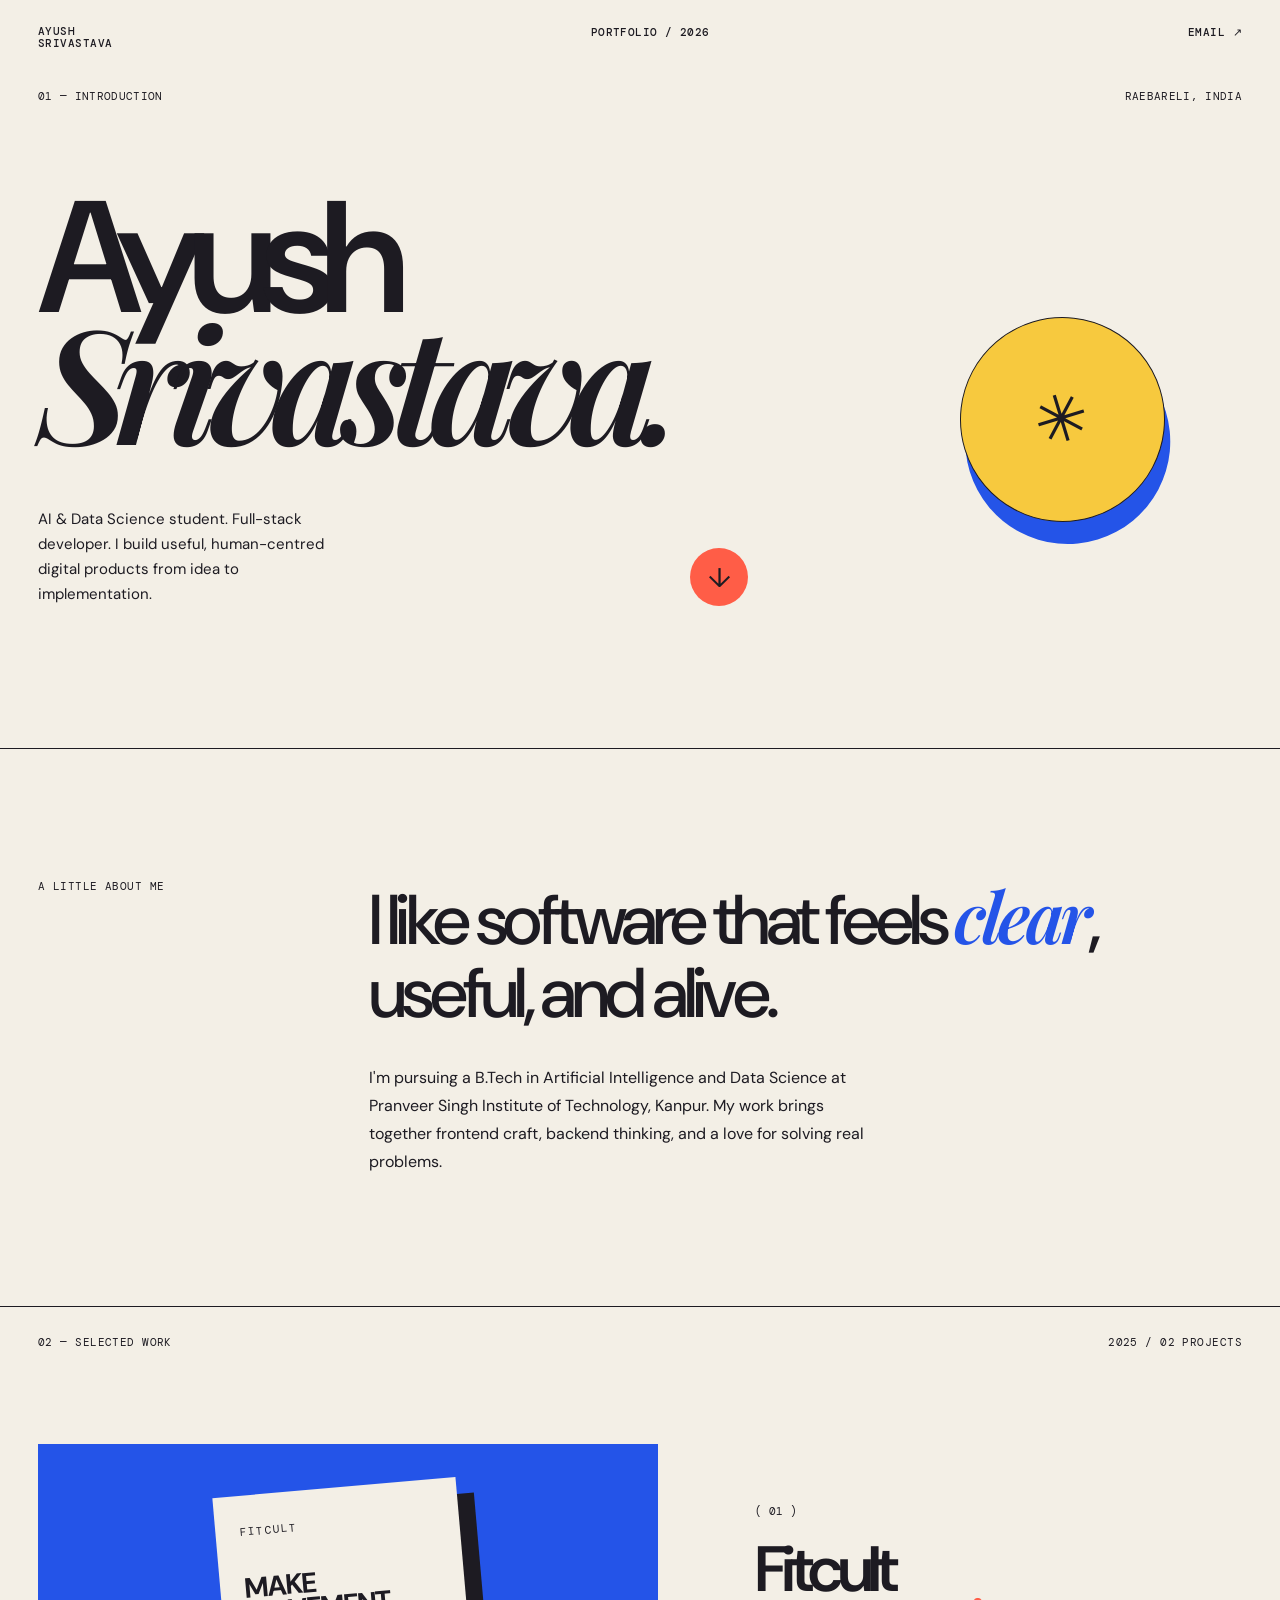
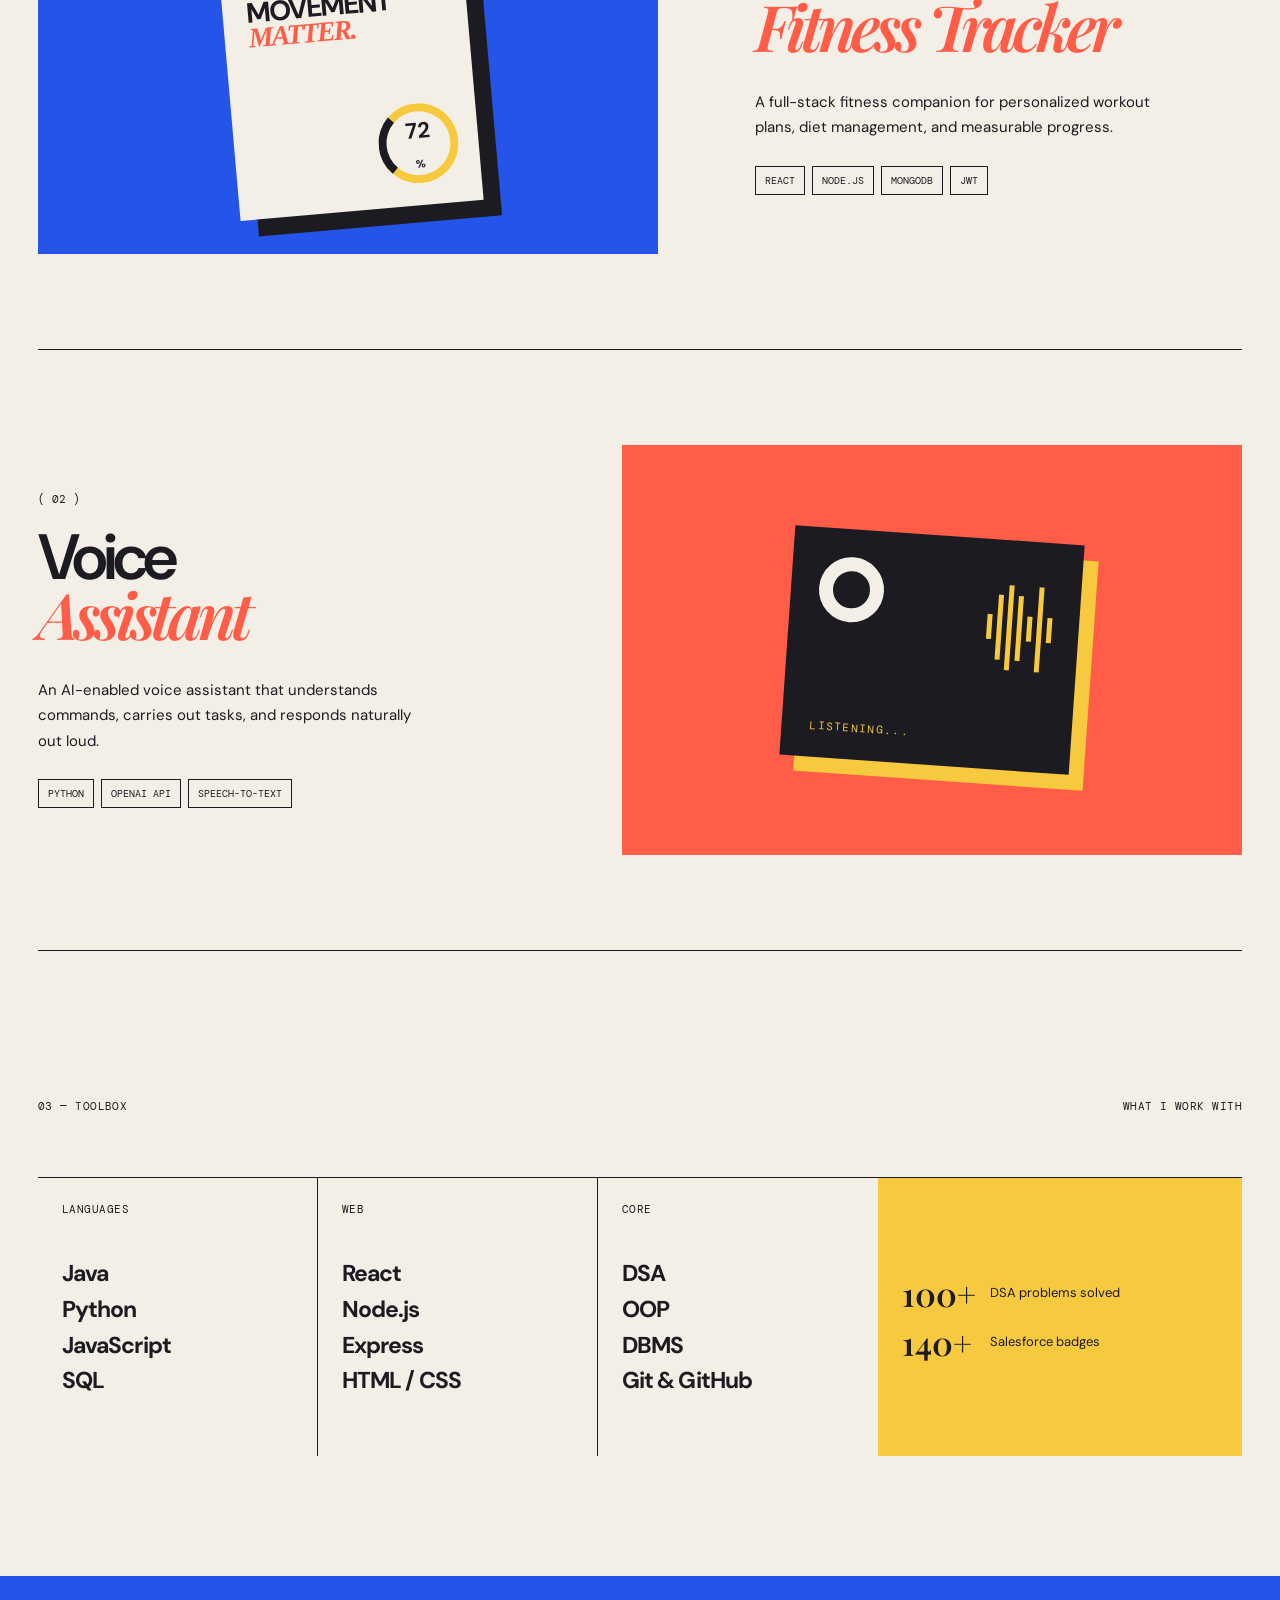
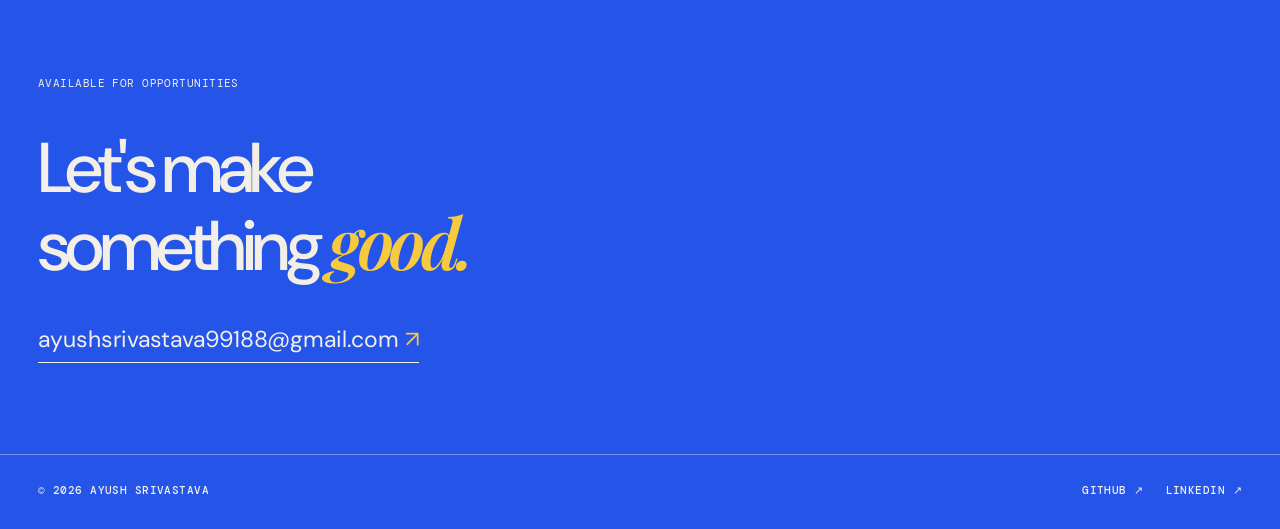
<file: docs/index.html>
<!doctype html>
<html lang="en">
  <head>
    <meta charset="UTF-8" />
    <meta name="viewport" content="width=device-width, initial-scale=1.0" />
    <meta name="description" content="Ayush Srivastava — AI & Data Science student and full-stack developer." />
    <title>Ayush Srivastava — Portfolio</title>
    <link rel="preconnect" href="https://fonts.googleapis.com" />
    <link rel="preconnect" href="https://fonts.gstatic.com" crossorigin />
    <link href="https://fonts.googleapis.com/css2?family=DM+Mono:wght@400;500&family=DM+Sans:opsz,wght@9..40,400;9..40,500;9..40,600;9..40,700&family=Playfair+Display:ital,wght@0,600;0,700;1,600;1,700&display=swap" rel="stylesheet" />
    <link rel="stylesheet" href="style.css" />
  </head>
  <body>
    <header class="topbar"><a href="#home" class="wordmark">AYUSH<br />SRIVASTAVA</a><p>PORTFOLIO / 2026</p><a href="mailto:ayushsrivastava99188@gmail.com" class="contact-mini">EMAIL ↗</a></header>
    <main id="home">
      <section class="intro">
        <div class="intro-meta"><span>01 — INTRODUCTION</span><span>RAEBARELI, INDIA</span></div>
        <h1>Ayush<br /><i>Srivastava.</i></h1>
        <div class="intro-foot"><p>AI &amp; Data Science student. Full-stack developer. I build useful, human-centred digital products from idea to implementation.</p><a href="#work" class="round-arrow" aria-label="View selected work">↓</a></div>
        <div class="circle-text">AYUSH SRIVASTAVA · SOFTWARE &amp; AI · </div>
      </section>

      <section class="statement"><p class="label">A LITTLE ABOUT ME</p><div><h2>I like software that feels <i>clear</i>, useful, and alive.</h2><p>I'm pursuing a B.Tech in Artificial Intelligence and Data Science at Pranveer Singh Institute of Technology, Kanpur. My work brings together frontend craft, backend thinking, and a love for solving real problems.</p></div></section>

      <section class="work" id="work"><div class="section-line"><span>02 — SELECTED WORK</span><span>2025 / 02 PROJECTS</span></div>
        <article class="case fitcult"><div class="case-visual"><div class="fit-card"><small>FITCULT</small><strong>MAKE<br />MOVEMENT<br /><em>MATTER.</em></strong><div class="fit-ring">72<span>%</span></div></div></div><div class="case-copy"><p class="project-index">( 01 )</p><h3>Fitcult<br /><i>Fitness Tracker</i></h3><p>A full-stack fitness companion for personalized workout plans, diet management, and measurable progress.</p><div class="pills"><span>React</span><span>Node.js</span><span>MongoDB</span><span>JWT</span></div></div></article>
        <article class="case assistant-project"><div class="case-copy"><p class="project-index">( 02 )</p><h3>Voice<br /><i>Assistant</i></h3><p>An AI-enabled voice assistant that understands commands, carries out tasks, and responds naturally out loud.</p><div class="pills"><span>Python</span><span>OpenAI API</span><span>Speech-to-Text</span></div></div><div class="case-visual"><div class="speaker"><div class="speaker-hole"></div><div class="speaker-wave"><i></i><i></i><i></i><i></i><i></i><i></i><i></i></div><small>LISTENING...</small></div></div></article>
      </section>

      <section class="skills"><div class="section-line"><span>03 — TOOLBOX</span><span>WHAT I WORK WITH</span></div><div class="skill-columns"><div><p>LANGUAGES</p><strong>Java<br />Python<br />JavaScript<br />SQL</strong></div><div><p>WEB</p><strong>React<br />Node.js<br />Express<br />HTML / CSS</strong></div><div><p>CORE</p><strong>DSA<br />OOP<br />DBMS<br />Git &amp; GitHub</strong></div><aside><b>100+</b><span>DSA problems solved</span><b>140+</b><span>Salesforce badges</span></aside></div></section>

      <section class="closing"><p class="label">AVAILABLE FOR OPPORTUNITIES</p><h2>Let's make<br />something <i>good.</i></h2><a href="mailto:ayushsrivastava99188@gmail.com">ayushsrivastava99188@gmail.com <span>↗</span></a></section>
    </main>
    <footer><span>© 2026 AYUSH SRIVASTAVA</span><div><a href="https://github.com/ayushsrivastava111" target="_blank" rel="noreferrer">GITHUB ↗</a><a href="https://www.linkedin.com/in/ayush-srivastava-72174732a" target="_blank" rel="noreferrer">LINKEDIN ↗</a></div></footer>
  </body>
</html>
</file>
<file: docs/style.css>
:root{--cream:#f3efe6;--ink:#1d1b22;--blue:#2454e8;--coral:#ff5d47;--yellow:#f7c93e;--rule:#c8c1b5}*{box-sizing:border-box}html{scroll-behavior:smooth}body{margin:0;background:var(--cream);color:var(--ink);font-family:'DM Sans',Arial,sans-serif}.topbar,footer{display:flex;align-items:flex-start;justify-content:space-between;max-width:1440px;margin:auto;padding:25px 38px;font:500 11px 'DM Mono',monospace;letter-spacing:.04em}.wordmark{color:var(--ink);font-weight:500;line-height:1.1;text-decoration:none}.topbar p{margin:0}.contact-mini,footer a{color:var(--ink);text-decoration:none}.intro{position:relative;max-width:1440px;min-height:675px;margin:auto;padding:15px 38px 60px;border-bottom:1px solid var(--ink);overflow:hidden}.intro-meta,.section-line{display:flex;justify-content:space-between;font:11px 'DM Mono',monospace;letter-spacing:.03em}.intro h1{position:relative;z-index:1;margin:95px 0 56px;font-size:clamp(72px,12.4vw,184px);font-weight:600;letter-spacing:-.1em;line-height:.76}.intro h1 i,.statement h2 i,.case h3 i,.closing h2 i{font-family:'Playfair Display',Georgia,serif;font-weight:600}.intro-foot{position:relative;z-index:2;display:flex;align-items:end;justify-content:space-between;width:min(710px,100%)}.intro-foot p{width:315px;margin:0;font-size:15px;line-height:1.65}.round-arrow{display:grid;place-items:center;width:58px;height:58px;border-radius:50%;background:var(--coral);color:var(--ink);font-size:27px;text-decoration:none}.circle-text{position:absolute;right:9%;top:36%;width:205px;height:205px;padding:20px;border:1px solid var(--ink);border-radius:50%;color:transparent;font:12px 'DM Mono';letter-spacing:4px;transform:rotate(28deg);background:var(--yellow);box-shadow:15px 17px 0 var(--blue)}.circle-text:after{content:'✳';position:absolute;inset:0;display:grid;place-items:center;color:var(--ink);font-size:65px}.statement{display:grid;grid-template-columns:25% 1fr;gap:30px;max-width:1440px;margin:auto;padding:130px 38px;border-bottom:1px solid var(--ink)}.label,.section-line{margin:0;font:11px 'DM Mono',monospace;letter-spacing:.04em}.statement>div{max-width:870px}.statement h2,.closing h2{margin:0;font-size:clamp(38px,5.5vw,78px);font-weight:500;letter-spacing:-.065em;line-height:1.03}.statement h2 i{color:var(--blue)}.statement div>p{max-width:500px;margin:35px 0 0;font-size:16px;line-height:1.75}.work,.skills{max-width:1440px;margin:auto;padding:28px 38px 120px}.case{display:grid;grid-template-columns:1.12fr .88fr;gap:8%;align-items:center;padding:95px 0;border-bottom:1px solid var(--ink)}.case-visual{display:grid;place-items:center;min-height:410px}.fitcult .case-visual{background:var(--blue)}.fit-card{position:relative;width:244px;height:324px;padding:24px;background:var(--cream);box-shadow:17px 17px 0 var(--ink);transform:rotate(-5deg)}.fit-card small,.speaker small{font:11px 'DM Mono';letter-spacing:.12em}.fit-card strong{display:block;margin-top:35px;font-size:28px;line-height:.9;letter-spacing:-.07em}.fit-card em{color:var(--coral);font-family:Georgia,serif}.fit-ring{position:absolute;right:20px;bottom:22px;display:grid;place-items:center;width:80px;height:80px;border:8px solid var(--yellow);border-left-color:var(--ink);border-radius:50%;font-size:22px;font-weight:700}.fit-ring span{font-size:11px}.case-copy{max-width:400px}.project-index{margin:0 0 24px;font:11px 'DM Mono'}.case h3{margin:0;font-size:clamp(44px,5vw,68px);font-weight:600;letter-spacing:-.08em;line-height:.88}.case h3 i{color:var(--coral)}.case-copy>p:not(.project-index){margin:30px 0 0;font-size:15px;line-height:1.7}.pills{display:flex;flex-wrap:wrap;gap:7px;margin-top:25px}.pills span{padding:7px 9px;border:1px solid var(--ink);font:10px 'DM Mono';text-transform:uppercase}.assistant-project{grid-template-columns:.88fr 1.12fr}.assistant-project .case-visual{background:var(--coral)}.speaker{position:relative;width:290px;height:230px;padding:28px;background:var(--ink);color:var(--cream);box-shadow:15px 15px 0 var(--yellow);transform:rotate(4deg)}.speaker-hole{width:65px;height:65px;border:14px solid var(--cream);border-radius:50%}.speaker-wave{position:absolute;right:27px;top:42px;display:flex;align-items:center;gap:5px;height:90px}.speaker-wave i{width:5px;height:25px;background:var(--yellow);animation:beat 1s ease-in-out infinite alternate}.speaker-wave i:nth-child(2n){height:65px;animation-delay:.2s}.speaker-wave i:nth-child(3n){height:85px;animation-delay:.45s}.speaker small{position:absolute;bottom:25px;color:var(--yellow)}@keyframes beat{to{transform:scaleY(.35)}}.skills{padding-bottom:0}.skill-columns{display:grid;grid-template-columns:repeat(3,1fr) 1.3fr;margin-top:64px;border-top:1px solid var(--ink)}.skill-columns>div,.skill-columns aside{min-height:278px;padding:24px;border-right:1px solid var(--ink)}.skill-columns>div:last-of-type{border-right:0}.skill-columns p{margin:0;font:11px 'DM Mono';letter-spacing:.04em}.skill-columns strong{display:block;margin-top:40px;font-size:23px;line-height:1.55;letter-spacing:-.04em}.skill-columns aside{display:grid;grid-template-columns:auto 1fr;align-content:center;gap:5px 14px;border-right:0;background:var(--yellow)}.skill-columns aside b{font:600 33px 'Playfair Display'}.skill-columns aside span{align-self:center;font-size:13px}.closing{max-width:1440px;margin:120px auto 0;padding:100px 38px;background:var(--blue);color:var(--cream)}.closing h2{margin:42px 0}.closing h2 i{color:var(--yellow)}.closing>a{color:var(--cream);border-bottom:1px solid var(--cream);padding-bottom:8px;font-size:clamp(14px,2vw,23px);text-decoration:none}.closing>a span{color:var(--yellow)}footer{padding-top:28px;padding-bottom:32px;background:var(--blue);color:var(--cream);border-top:1px solid #ffffff55}footer a{color:var(--cream)}footer div{display:flex;gap:22px}@media(max-width:750px){.topbar,footer{padding:20px}.topbar p{display:none}.intro{min-height:590px;padding:15px 20px 45px}.intro h1{margin:95px 0 65px;font-size:clamp(68px,18vw,100px)}.intro-foot{display:block}.intro-foot p{width:260px}.round-arrow{margin-top:28px}.circle-text{right:-38px;top:30%;width:160px;height:160px}.statement{grid-template-columns:1fr;padding:75px 20px}.work,.skills{padding:25px 20px 70px}.case,.assistant-project{grid-template-columns:1fr;gap:35px;padding:65px 0}.assistant-project .case-copy{order:2}.case-visual{min-height:310px}.skill-columns{grid-template-columns:1fr 1fr;margin-top:35px}.skill-columns>div,.skill-columns aside{min-height:210px;padding:18px;border-bottom:1px solid var(--ink)}.skill-columns>div:nth-child(2){border-right:0}.skill-columns aside{grid-column:span 2}.closing{margin-top:70px;padding:75px 20px}footer{flex-direction:column;gap:16px}}
</file>
